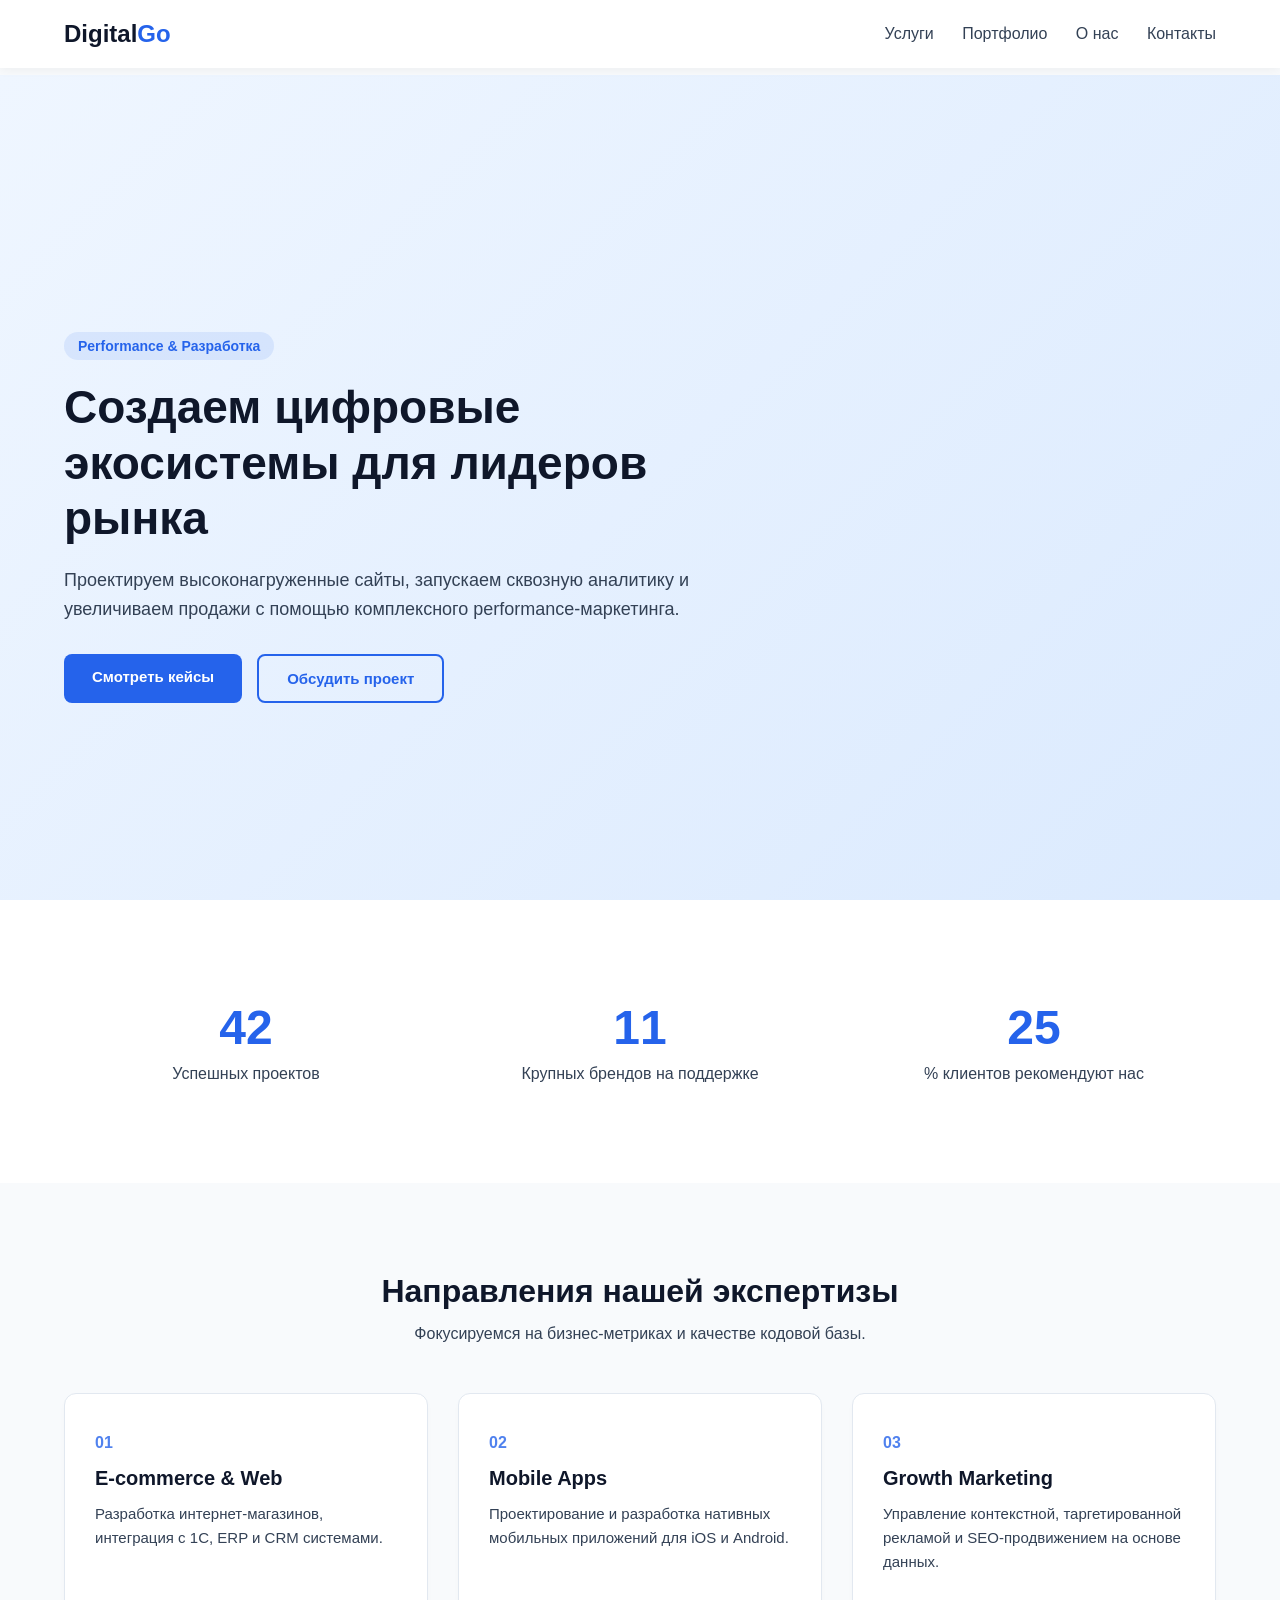
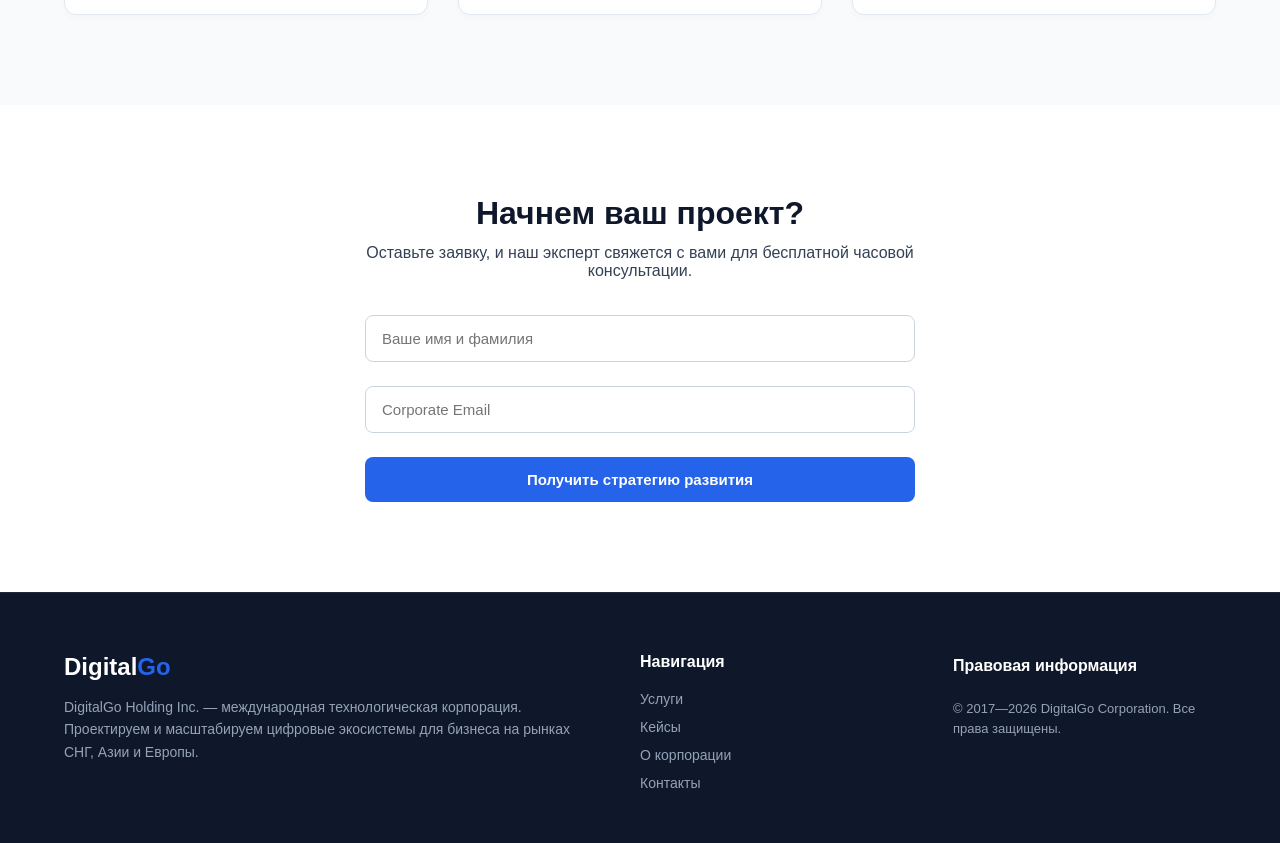
<file: index.html>
<!DOCTYPE html>
<html lang="ru">
<head>
    <meta charset="UTF-8">
    <meta name="viewport" content="width=device-width, initial-scale=1.0">
    <title>Digital Agency | Главная</title>
    <link rel="stylesheet" href="style.css">
</head>
<body>
<!-- Навигация -->
<header class="header">
    <a href="index.html" class="logo">Digital<span>Go</span></a>
    <nav class="nav">
        <a href="services.html">Услуги</a>
        <a href="portfolio.html">Портфолио</a>
        <a href="about.html">О нас</a>
        <a href="contacts.html">Контакты</a>
    </nav>
    <button class="burger" aria-label="Открыть меню">
        <span class="line"></span>
        <span class="line"></span>
        <span class="line"></span>
    </button>
</header>

<!-- Главный баннер -->
<section class="hero">
    <div class="hero-content animate-fade">
        <span class="badge">Performance & Разработка</span>
        <h1>Создаем цифровые экосистемы для лидеров рынка</h1>
        <p>Проектируем высоконагруженные сайты, запускаем сквозную аналитику и увеличиваем продажи с помощью
            комплексного performance-маркетинга.</p>
        <div class="hero-actions">
            <a href="portfolio.html" class="btn">Смотреть кейсы</a>
            <a href="contacts.html" class="btn btn-outline">Обсудить проект</a>
        </div>
    </div>
</section>

<!-- Секция с цифрами -->
<section class="stats">
    <div class="stat-item">
        <div class="stat-number" data-target="154">0</div>
        <p>Успешных проектов</p>
    </div>
    <div class="stat-item">
        <div class="stat-number" data-target="42">0</div>
        <p>Крупных брендов на поддержке</p>
    </div>
    <div class="stat-item">
        <div class="stat-number" data-target="98">0</div>
        <p>% клиентов рекомендуют нас</p>
    </div>
</section>

<!-- Краткий блок услуг на главной -->
<section class="home-services">
    <div class="section-title">
        <h2>Направления нашей экспертизы</h2>
        <p>Фокусируемся на бизнес-метриках и качестве кодовой базы.</p>
    </div>
    <div class="home-services-grid">
        <div class="h-service-card animate-fade">
            <div class="h-icon">01</div>
            <h3>E-commerce & Web</h3>
            <p>Разработка интернет-магазинов, интеграция с 1С, ERP и CRM системами.</p>
        </div>
        <div class="h-service-card animate-fade">
            <div class="h-icon">02</div>
            <h3>Mobile Apps</h3>
            <p>Проектирование и разработка нативных мобильных приложений для iOS и Android.</p>
        </div>
        <div class="h-service-card animate-fade">
            <div class="h-icon">03</div>
            <h3>Growth Marketing</h3>
            <p>Управление контекстной, таргетированной рекламой и SEO-продвижением на основе данных.</p>
        </div>
    </div>
</section>

<!-- Форма обратной связи -->
<section class="feedback">
    <div class="feedback-container">
        <h2>Начнем ваш проект?</h2>
        <p>Оставьте заявку, и наш эксперт свяжется с вами для бесплатной часовой консультации.</p>
        <form id="contactForm" class="form" novalidate>
            <div class="form-group">
                <input type="text" id="userName" required placeholder="Ваше имя и фамилия">
                <span class="error-msg">Имя должно содержать не менее 2-х букв</span>
            </div>
            <div class="form-group">
                <input type="email" id="userEmail" required placeholder="Corporate Email">
                <span class="error-msg">Пожалуйста, введите корректный рабочий email</span>
            </div>
            <button type="submit" class="btn btn-block">Получить стратегию развития</button>
        </form>
    </div>
</section>

<!-- Подвал сайта (Футер) -->
<footer class="footer">
    <div class="footer-container">
        <div class="footer-brand">
            <a href="index.html" class="logo">Digital<span>Go</span></a>
            <p>DigitalGo Holding Inc. — международная технологическая корпорация. Проектируем и масштабируем цифровые
                экосистемы для бизнеса на рынках СНГ, Азии и Европы.</p>
        </div>
        <div class="footer-links">
            <h4>Навигация</h4>
            <a href="services.html">Услуги</a>
            <a href="portfolio.html">Кейсы</a>
            <a href="about.html">О корпорации</a>
            <a href="contacts.html">Контакты</a>
        </div>
        <div class="footer-legal">
            <h4>Правовая информация</h4>
            <p>© 2017—2026 DigitalGo Corporation. Все права защищены.</p>
        </div>
    </div>
</footer>

<script src="script.js"></script>
</body>
</html>
</file>
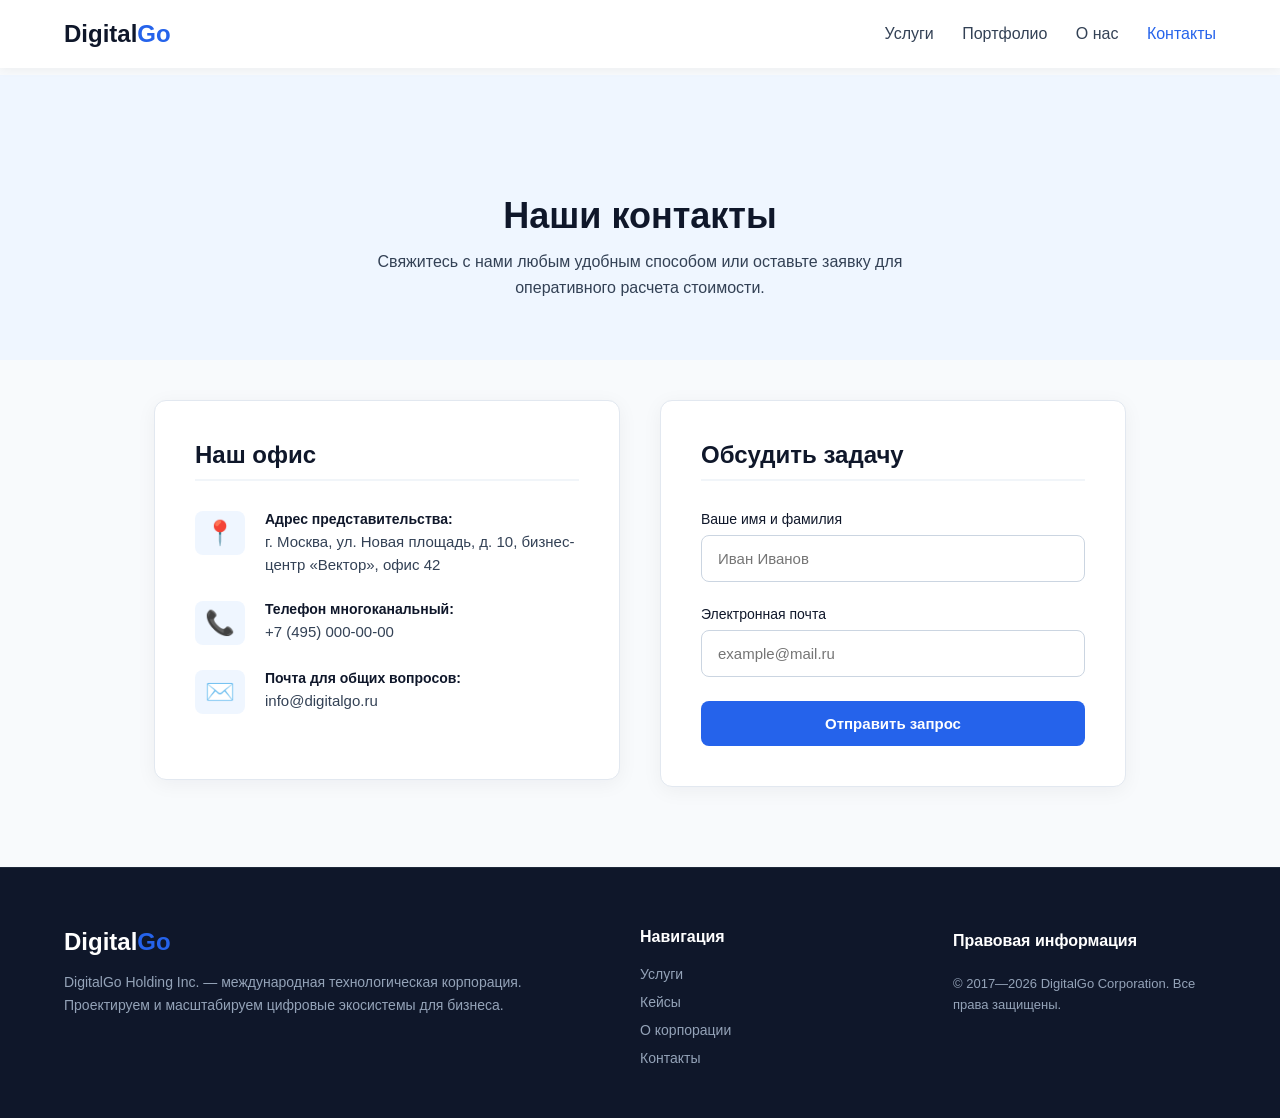
<file: contacts.html>
<!DOCTYPE html>
<html lang="ru">
<head>
    <meta charset="UTF-8">
    <meta name="viewport" content="width=device-width, initial-scale=1.0">
    <title>Digital Agency | Контакты</title>
    <link rel="stylesheet" href="style.css">
</head>
<body>

<!-- Навигация -->
<header class="header">
    <a href="index.html" class="logo">Digital<span>Go</span></a>
    <nav class="nav">
        <a href="services.html">Услуги</a>
        <a href="portfolio.html">Портфолио</a>
        <a href="about.html">О нас</a>
        <a href="contacts.html" class="active">Контакты</a>
    </nav>
    <button class="burger" aria-label="Открыть меню">
        <span class="line"></span>
        <span class="line"></span>
        <span class="line"></span>
    </button>
</header>

<!-- Основной контент страницы -->
<main class="page-wrapper">
    <section class="page-header">
        <h1>Наши контакты</h1>
        <p>Свяжитесь с нами любым удобным способом или оставьте заявку для оперативного расчета стоимости.</p>
    </section>

    <section class="contacts-grid-layout">
        <!-- Левая колонка: Информация -->
        <div class="contacts-card-info animate-fade">
            <h2>Наш офис</h2>
            <div class="contact-block-item">
                <span class="contact-icon">📍</span>
                <div>
                    <strong>Адрес представительства:</strong>
                    <p>г. Москва, ул. Новая площадь, д. 10, бизнес-центр «Вектор», офис 42</p>
                </div>
            </div>
            <div class="contact-block-item">
                <span class="contact-icon">📞</span>
                <div>
                    <strong>Телефон многоканальный:</strong>
                    <p><a href="tel:+74950000000">+7 (495) 000-00-00</a></p>
                </div>
            </div>
            <div class="contact-block-item">
                <span class="contact-icon">✉️</span>
                <div>
                    <strong>Почта для общих вопросов:</strong>
                    <p><a href="mailto:info@digitalgo.ru">info@digitalgo.ru</a></p>
                </div>
            </div>
        </div>

        <!-- Правая колонка: Форма -->
        <div class="contacts-card-form animate-fade">
            <h2>Обсудить задачу</h2>
            <form id="contactForm" class="form" novalidate>
                <div class="form-group">
                    <label for="userName" class="form-label">Ваше имя и фамилия</label>
                    <input type="text" id="userName" required placeholder="Иван Иванов">
                    <span class="error-msg">Имя должно быть не короче 2 символов</span>
                </div>
                <div class="form-group">
                    <label for="userEmail" class="form-label">Электронная почта</label>
                    <input type="email" id="userEmail" required placeholder="example@mail.ru">
                    <span class="error-msg">Введите корректный email</span>
                </div>
                <button type="submit" class="btn btn-block">Отправить запрос</button>
            </form>
        </div>
    </section>
</main>

<!-- Подвал сайта -->
<footer class="footer">
    <div class="footer-container">
        <div class="footer-brand">
            <a href="index.html" class="logo">Digital<span>Go</span></a>
            <p>DigitalGo Holding Inc. — международная технологическая корпорация. Проектируем и масштабируем цифровые
                экосистемы для бизнеса.</p>
        </div>
        <div class="footer-links">
            <h4>Навигация</h4>
            <a href="services.html">Услуги</a>
            <a href="portfolio.html">Кейсы</a>
            <a href="about.html">О корпорации</a>
            <a href="contacts.html">Контакты</a>
        </div>
        <div class="footer-legal">
            <h4>Правовая информация</h4>
            <p>© 2017—2026 DigitalGo Corporation. Все права защищены.</p>
        </div>
    </div>
</footer>

<script src="script.js"></script>
</body>
</html>
</file>
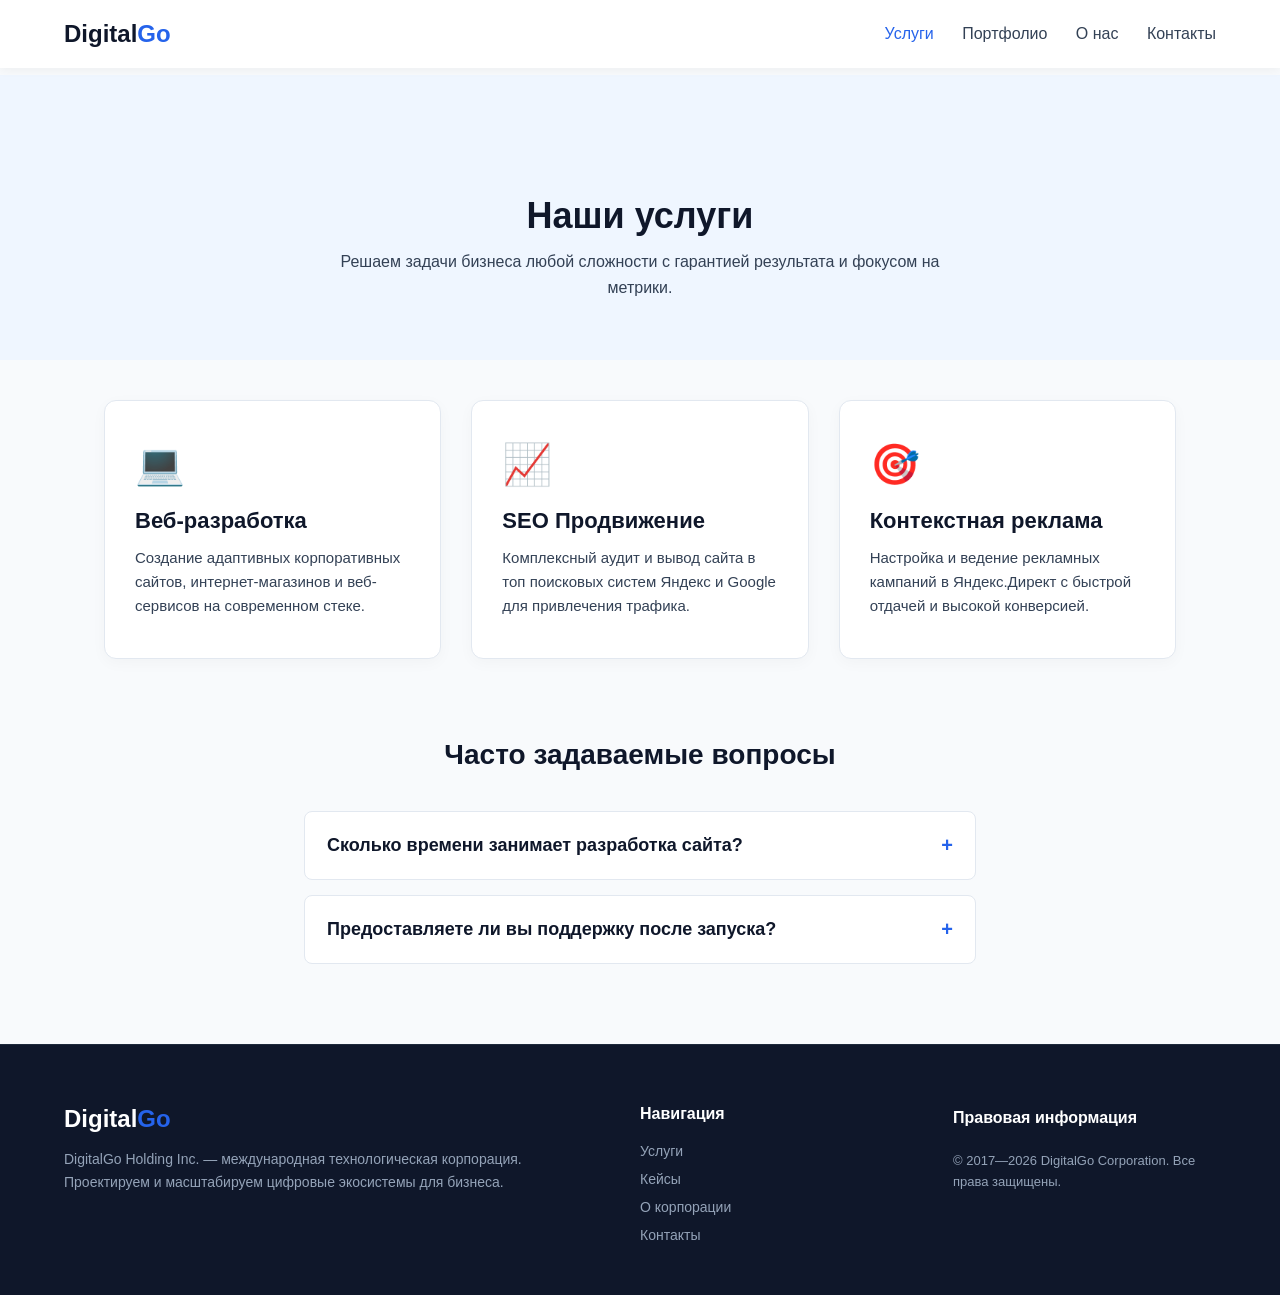
<file: services.html>
<!DOCTYPE html>
<html lang="ru">
<head>
    <meta charset="UTF-8">
    <meta name="viewport" content="width=device-width, initial-scale=1.0">
    <title>Digital Agency | Услуги</title>
    <link rel="stylesheet" href="style.css">
</head>
<body>

<!-- Навигация -->
<header class="header">
    <a href="index.html" class="logo">Digital<span>Go</span></a>
    <nav class="nav">
        <a href="services.html" class="active">Услуги</a>
        <a href="portfolio.html">Портфолио</a>
        <a href="about.html">О нас</a>
        <a href="contacts.html">Контакты</a>
    </nav>
    <button class="burger" aria-label="Открыть меню">
        <span class="line"></span>
        <span class="line"></span>
        <span class="line"></span>
    </button>
</header>

<!-- Основной контент страницы -->
<main class="page-wrapper">
    <section class="page-header">
        <h1>Наши услуги</h1>
        <p>Решаем задачи бизнеса любой сложности с гарантией результата и фокусом на метрики.</p>
    </section>

    <section class="services-grid">
        <div class="service-card animate-fade">
            <span class="service-icon">💻</span>
            <h3>Веб-разработка</h3>
            <p>Создание адаптивных корпоративных сайтов, интернет-магазинов и веб-сервисов на современном стеке.</p>
        </div>
        <div class="service-card animate-fade">
            <span class="service-icon">📈</span>
            <h3>SEO Продвижение</h3>
            <p>Комплексный аудит и вывод сайта в топ поисковых систем Яндекс и Google для привлечения трафика.</p>
        </div>
        <div class="service-card animate-fade">
            <span class="service-icon">🎯</span>
            <h3>Контекстная реклама</h3>
            <p>Настройка и ведение рекламных кампаний в Яндекс.Директ с быстрой отдачей и высокой конверсией.</p>
        </div>
    </section>

    <!-- FAQ Аккордеон -->
    <section class="faq-section">
        <h2>Часто задаваемые вопросы</h2>
        <div class="accordion">
            <div class="accordion-item">
                <button class="accordion-header">Сколько времени занимает разработка сайта? <span>+</span></button>
                <div class="accordion-body">
                    <p>В среднем разработка крупного многостраничного корпоративного сайта занимает от 2 до 4 недель в
                        зависимости от сложности функционала.</p>
                </div>
            </div>
            <div class="accordion-item">
                <button class="accordion-header">Предоставляете ли вы поддержку после запуска? <span>+</span></button>
                <div class="accordion-body">
                    <p>Да, мы осуществляем техническую поддержку и гарантийное сопровождение всех разработанных нами
                        проектов в течение 3 месяцев бесплатно.</p>
                </div>
            </div>
        </div>
    </section>
</main>

<!-- Подвал сайта -->
<footer class="footer">
    <div class="footer-container">
        <div class="footer-brand">
            <a href="index.html" class="logo">Digital<span>Go</span></a>
            <p>DigitalGo Holding Inc. — международная технологическая корпорация. Проектируем и масштабируем цифровые
                экосистемы для бизнеса.</p>
        </div>
        <div class="footer-links">
            <h4>Навигация</h4>
            <a href="services.html">Услуги</a>
            <a href="portfolio.html">Кейсы</a>
            <a href="about.html">О корпорации</a>
            <a href="contacts.html">Контакты</a>
        </div>
        <div class="footer-legal">
            <h4>Правовая информация</h4>
            <p>© 2017—2026 DigitalGo Corporation. Все права защищены.</p>
        </div>
    </div>
</footer>

<script src="script.js"></script>
</body>
</html>
</file>
<file: style.css>
:root {
    --primary: #2563eb;
    --dark: #0f172a;
    --light: #f8fafc;
    --text: #334155;
    --error: #ef4444;
    --transition: all 0.3s cubic-bezier(0.4, 0, 0.2, 1);
}

* {
    box-sizing: border-box;
    margin: 0;
    padding: 0;
    font-family: 'Segoe UI', Tahoma, Geneva, Verdana, sans-serif;
}

body {
    background: var(--light);
    color: var(--text);
    overflow-x: hidden;
}

/* ==========================================================================
   1. ОБЩИЕ КОМПОНЕНТЫ И ХЕДЕР (Для всех страниц)
   ========================================================================== */
.header {
    display: flex;
    justify-content: space-between;
    align-items: center;
    padding: 20px 5%;
    background: #fff;
    box-shadow: 0 2px 10px rgba(0,0,0,0.05);
    position: fixed;
    width: 100%;
    top: 0;
    left: 0;
    z-index: 1000;
}

.logo {
    font-size: 24px;
    font-weight: 700;
    color: var(--dark);
    text-decoration: none;
}

.logo span { color: var(--primary); }

.nav a {
    margin-left: 24px;
    text-decoration: none;
    color: var(--text);
    font-weight: 500;
    transition: var(--transition);
}

.nav a:hover, .nav a.active { color: var(--primary); }

.burger {
    display: none;
    background: none;
    border: none;
    cursor: pointer;
    width: 30px;
    height: 20px;
    position: relative;
    z-index: 1001;
}

.burger .line {
    display: block;
    width: 100%;
    height: 2px;
    background-color: var(--dark);
    margin-bottom: 6px;
    transition: var(--transition);
}

.burger .line:last-child { margin-bottom: 0; }

/* Анимация бургера */
.burger.active .line:nth-child(1) { transform: translateY(8px) rotate(45deg); }
.burger.active .line:nth-child(2) { opacity: 0; }
.burger.active .line:nth-child(3) { transform: translateY(-8px) rotate(-45deg); }

/* Обертка контента внутренних страниц */
.page-wrapper, .hero {
    margin-top: 75px;
}

/* Общая шапка внутренних страниц */
.page-header {
    text-align: center;
    padding: 120px 5% 60px;
    background: #eff6ff;
    margin-bottom: 40px;
}

.page-header h1 { font-size: 36px; color: var(--dark); margin-bottom: 12px; }
.page-header p { font-size: 16px; max-width: 600px; margin: 0 auto; color: var(--text); line-height: 1.6; }

/* Кнопки */
.btn {
    display: inline-block;
    padding: 14px 28px;
    background: var(--primary);
    color: #fff;
    text-decoration: none;
    border-radius: 8px;
    border: none;
    font-weight: 600;
    cursor: pointer;
    font-size: 15px;
    transition: var(--transition);
    text-align: center;
}

.btn:hover { opacity: 0.95; transform: translateY(-1px); }
.btn-outline { background: transparent; border: 2px solid var(--primary); color: var(--primary); }
.btn-outline:hover { background: var(--primary); color: #fff; }
.btn-block { width: 100%; }

/* Анимации скролла */
.animate-fade {
    opacity: 0;
    transform: translateY(20px);
    transition: opacity 0.6s ease, transform 0.6s ease;
}

.animate-fade.visible { opacity: 1; transform: translateY(0); }

/* ==========================================================================
   2. СТИЛИ ГЛАВНОЙ СТРАНИЦЫ (index.html)
   ========================================================================== */
.hero {
    min-height: calc(100vh - 75px);
    display: flex;
    align-items: center;
    padding: 120px 5% 60px;
    background: linear-gradient(135deg, #eff6ff 0%, #dbeafe 100%);
}

.hero-content { max-width: 700px; }
.hero h1 { font-size: 46px; color: var(--dark); margin-bottom: 20px; line-height: 1.2; }
.hero p { font-size: 18px; margin-bottom: 30px; line-height: 1.6; }

.badge {
    display: inline-block;
    padding: 6px 14px;
    background: rgba(37, 99, 235, 0.1);
    color: var(--primary);
    border-radius: 20px;
    font-size: 14px;
    font-weight: 600;
    margin-bottom: 20px;
}

.hero-actions { display: flex; gap: 15px; }

.stats {
    display: grid;
    grid-template-columns: repeat(3, 1fr);
    gap: 30px;
    padding: 80px 5%;
    background: #fff;
    text-align: center;
}

.stat-item { padding: 20px; }
.stat-number { font-size: 48px; font-weight: 700; color: var(--primary); margin-bottom: 10px; }
.stats p { font-size: 16px; color: var(--text); font-weight: 500; }

.home-services { padding: 90px 5%; background: var(--light); }
.section-title { text-align: center; margin-bottom: 50px; }
.section-title h2 { font-size: 32px; color: var(--dark); margin-bottom: 15px; }
.section-title p { font-size: 16px; color: var(--text); }

.home-services-grid {
    display: grid;
    grid-template-columns: repeat(auto-fit, minmax(280px, 1fr));
    gap: 30px;
    max-width: 1200px;
    margin: 0 auto;
}

.h-service-card {
    padding: 40px 30px;
    background: #fff;
    border-radius: 12px;
    border: 1px solid #e2e8f0;
    box-shadow: 0 4px 6px rgba(15, 23, 42, 0.02);
    transition: var(--transition);
}

.h-service-card:hover { transform: translateY(-5px); box-shadow: 0 10px 20px rgba(15, 23, 42, 0.05); }
.h-icon { font-size: 16px; font-weight: 700; color: var(--primary); margin-bottom: 15px; opacity: 0.8; }
.h-service-card h3 { margin-bottom: 12px; color: var(--dark); font-size: 20px; }
.h-service-card p { line-height: 1.6; font-size: 15px; }

.feedback { padding: 90px 5%; background: #fff; }
.feedback-container { max-width: 550px; margin: 0 auto; text-align: center; }
.feedback h2 { font-size: 32px; color: var(--dark); margin-bottom: 12px; }
.feedback p { color: var(--text); margin-bottom: 35px; font-size: 16px; }
.form { text-align: left; }

.form-label { display: block; font-size: 14px; font-weight: 500; color: var(--dark); margin-bottom: 8px; }
.form-group { margin-bottom: 24px; position: relative; }
.form-group input {
    width: 100%;
    padding: 14px 16px;
    border: 1px solid #cbd5e1;
    border-radius: 8px;
    outline: none;
    font-size: 15px;
    transition: var(--transition);
}
.form-group input:focus { border-color: var(--primary); box-shadow: 0 0 0 3px rgba(37, 99, 235, 0.1); }
.error-msg { color: var(--error); font-size: 12px; display: none; margin-top: 6px; }
.form-group.invalid input { border-color: var(--error); }
.form-group.invalid .error-msg { display: block; }

/* ==========================================================================
   3. СТИЛИ СТРАНИЦЫ УСЛУГ (services.html)
   ========================================================================== */
.services-grid {
    display: grid;
    grid-template-columns: repeat(auto-fit, minmax(300px, 1fr));
    gap: 30px;
    max-width: 1200px;
    margin: 0 auto 60px;
    padding: 0 5%;
}

.service-card {
    background: #fff;
    padding: 40px 30px;
    border-radius: 12px;
    box-shadow: 0 4px 15px rgba(15, 23, 42, 0.03);
    border: 1px solid #e2e8f0;
    transition: var(--transition);
}

.service-card:hover { transform: translateY(-5px); box-shadow: 0 12px 24px rgba(15, 23, 42, 0.06); }
.service-icon { font-size: 40px; margin-bottom: 20px; display: block; }
.service-card h3 { font-size: 22px; color: var(--dark); margin-bottom: 12px; }
.service-card p { line-height: 1.6; font-size: 15px; color: var(--text); }

.faq-section { max-width: 800px; margin: 80px auto; padding: 0 5%; }
.faq-section h2 { text-align: center; margin-bottom: 40px; font-size: 28px; color: var(--dark); }
.accordion-item { background: #fff; margin-bottom: 15px; border-radius: 8px; border: 1px solid #e2e8f0; overflow: hidden; }
.accordion-header {
    width: 100%; padding: 22px; text-align: left; background: none; border: none;
    font-size: 18px; font-weight: 600; color: var(--dark); cursor: pointer;
    display: flex; justify-content: space-between; align-items: center;
}
.accordion-header span { font-size: 20px; color: var(--primary); transition: var(--transition); }
.accordion-body { max-height: 0; overflow: hidden; transition: max-height 0.3s cubic-bezier(0, 1, 0, 1); background: #fafafa; }
.accordion-body p { padding: 22px; color: var(--text); line-height: 1.7; font-size: 15px; }
.accordion-item.active .accordion-body { max-height: 1000px; transition: max-height 0.5s ease-in-out; }
.accordion-item.active .accordion-header span { transform: rotate(45deg); }

/* ==========================================================================
   4. СТИЛИ СТРАНИЦЫ ПОРТФОЛИО (portfolio.html)
   ========================================================================== */
.portfolio-tabs { display: flex; justify-content: center; gap: 15px; margin-bottom: 40px; padding: 0 5%; }
.tab-btn {
    padding: 10px 24px; border: 1px solid var(--primary); background: none;
    color: var(--primary); border-radius: 24px; cursor: pointer; font-weight: 600; transition: var(--transition);
}
.tab-btn.active, .tab-btn:hover { background: var(--primary); color: #fff; }

.portfolio-grid { display: grid; grid-template-columns: repeat(3, 1fr); gap: 30px; max-width: 1200px; margin: 0 auto 80px; padding: 0 5%; }
.portfolio-item { background: #fff; border-radius: 12px; overflow: hidden; box-shadow: 0 4px 15px rgba(15, 23, 42, 0.03); border: 1px solid #e2e8f0; cursor: pointer; transition: var(--transition); width: 100%; }
.portfolio-item:hover { transform: translateY(-5px); box-shadow: 0 12px 24px rgba(15, 23, 42, 0.08); }
.portfolio-img { width: 100%; height: 220px; object-fit: cover; display: block; }
.img-center-fix { object-position: center center; }
.portfolio-info { padding: 25px; }
.item-tag { font-size: 12px; font-weight: 700; color: var(--primary); text-transform: uppercase; letter-spacing: 0.5px; display: block; margin-bottom: 8px; }
.portfolio-info h3 { font-size: 20px; color: var(--dark); margin-bottom: 8px; }
.item-summary { font-size: 14px; color: var(--text); line-height: 1.5; }
.portfolio-item-hidden { display: none !important; }

/* Модальное окно */
.modal {
    display: none; position: fixed; top: 0; left: 0; width: 100%; height: 100%;
    background: rgba(15, 23, 42, 0.6); backdrop-filter: blur(4px); z-index: 2000;
    align-items: center; justify-content: center; padding: 20px;
}
.modal.open { display: flex; }
.modal-content {
    background: #fff; width: 100%; max-width: 600px; padding: 40px;
    border-radius: 16px; position: relative; animation: modalFade 0.3s ease;
}
.modal-close { position: absolute; top: 20px; right: 20px; font-size: 32px; background: none; border: none; color: var(--text); cursor: pointer; line-height: 1; }
.modal-tag { color: var(--primary); font-weight: 600; font-size: 14px; }
.modal-title { margin: 10px 0 20px; color: var(--dark); font-size: 26px; }
.modal-desc { line-height: 1.7; color: var(--text); font-size: 15px; }

@keyframes modalFade {
    from { opacity: 0; transform: translateY(-20px); }
    to { opacity: 1; transform: translateY(0); }
}

/* ==========================================================================
   5. СТИЛИ СТРАНИЦЫ КОНТАКТОВ (contacts.html)
   ========================================================================== */
.contacts-grid-layout {
    display: grid;
    grid-template-columns: 1fr 1fr;
    gap: 40px;
    max-width: 1100px;
    margin: 0 auto 80px;
    padding: 0 5%;
    align-items: start;
}

.contacts-card-info, .contacts-card-form {
    background: #fff;
    padding: 40px;
    border-radius: 12px;
    box-shadow: 0 4px 20px rgba(15, 23, 42, 0.05);
    border: 1px solid #e2e8f0;
}

.contacts-grid-layout h2 { font-size: 24px; color: var(--dark); margin-bottom: 30px; border-bottom: 2px solid #f1f5f9; padding-bottom: 10px; }
.contact-block-item { display: flex; align-items: flex-start; gap: 20px; margin-bottom: 25px; }
.contact-icon { font-size: 24px; background: #eff6ff; padding: 10px; border-radius: 8px; line-height: 1; }
.contact-block-item strong { display: block; font-size: 14px; color: var(--dark); margin-bottom: 4px; }
.contact-block-item p, .contact-block-item a { font-size: 15px; color: var(--text); text-decoration: none; line-height: 1.5; }
.contact-block-item a:hover { color: var(--primary); text-decoration: underline; }

/* ==========================================================================
   6. СТИЛИ СТРАНИЦЫ «О НАС» (about.html)
   ========================================================================== */
.about-info { max-width: 800px; margin: 0 auto 40px; padding: 0 5%; text-align: center; }
.about-info h2 { margin-bottom: 20px; color: var(--dark); font-size: 28px; }
.about-info p { font-size: 16px; line-height: 1.8; margin-bottom: 15px; color: var(--text); }

.team-section { padding: 60px 5% 80px; background: #fff; text-align: center; border-top: 1px solid #e2e8f0; }
.team-section h2 { margin-bottom: 40px; color: var(--dark); font-size: 28px; }

/* Фиксируем сетку для руководителей (Жесткие 3 колонки на ПК) */
.team-grid {
    display: grid;
    grid-template-columns: repeat(3, 1fr);
    gap: 30px;
    max-width: 1100px;
    margin: 0 auto;
}

.team-card {
    background: var(--light);
    padding: 30px 20px;
    border-radius: 12px;
    border: 1px solid #e2e8f0;
    text-align: center;
    width: 100%;
}

/* Ограничиваем размеры аватарки руководителя и делаем её идеально круглой */
.team-avatar {
    width: 160px;
    height: 160px;
    border-radius: 50%;
    margin: 0 auto 20px;
    object-fit: cover;
    display: block;
}

.team-card h3 { font-size: 18px; color: var(--dark); margin-bottom: 5px; }
.team-card p { font-size: 14px; color: var(--primary); font-weight: 600; }

/* ==========================================================================
   7. ПОДВАЛ (Footer)
   ========================================================================== */
.footer { background: var(--dark); color: #94a3b8; padding: 60px 5% 40px; border-top: 1px solid #1e293b; margin-top: auto; }
.footer-container { max-width: 1200px; margin: 0 auto; display: grid; grid-template-columns: 2fr 1fr 1fr; gap: 50px; }
.footer-brand .logo { color: #fff; display: inline-block; margin-bottom: 15px; }
.footer-brand p { font-size: 14px; line-height: 1.6; }
.footer-links { display: flex; flex-direction: column; }
.footer h4 { color: #fff; font-size: 16px; margin-bottom: 20px; font-weight: 600; }
.footer-links a { color: #94a3b8; text-decoration: none; font-size: 14px; margin-bottom: 12px; transition: var(--transition); }
.footer-links a:hover { color: var(--primary); transform: translateX(3px); }
.footer-legal { font-size: 13px; line-height: 1.6; }

/* ==========================================================================
   8. АДАПТИВНАЯ ВЕРСТКА ДЛЯ ВСЕХ ЭКРАНОВ
   ========================================================================== */
@media (max-width: 768px) {
    /* 1. ИСПРАВЛЯЕМ НАВИГАЦИЮ В ШАПКЕ */
    /* Выстраиваем все 4 кнопки строго в один ряд и уменьшаем шрифт, чтобы они влезли */
    .nav, header nav, .nav-menu {
        flex-wrap: nowrap !important;
        justify-content: space-between;
        width: 100%;
        max-width: 360px; /* ограничиваем ширину, чтобы не расползались */
        padding: 0 10px;
    }

    .nav a, header nav a {
        font-size: 14px; /* немного уменьшаем размер текста */
        white-space: nowrap; /* запрещаем перенос слов внутри кнопки */
    }

    /* 2. ИСПРАВЛЯЕМ КАРТОЧКИ ПОРТФОЛИО */
    /* Сейчас они стоят в ряд и сжимаются. Перестроим их в одну колонку на всю ширину экрана */
    .portfolio-grid,
    .projects-container,
    .portfolio-section .cards-container { /* подставь класс обертки твоих карточек */
        display: flex;
        flex-direction: column;
        align-items: center;
        gap: 20px;
        padding: 0 20px; /* добавляем нормальные отступы по бокам, о которых просил заказчик в первом ТЗ */
    }

    /* Делаем саму карточку широкой */
    .portfolio-item,
    .project-card { /* подставь класс самой карточки */
        width: 100% !important;
        max-width: 400px; /* чтобы на больших телефонах не была гигантской */
        box-sizing: border-box;
    }
}
</file>
